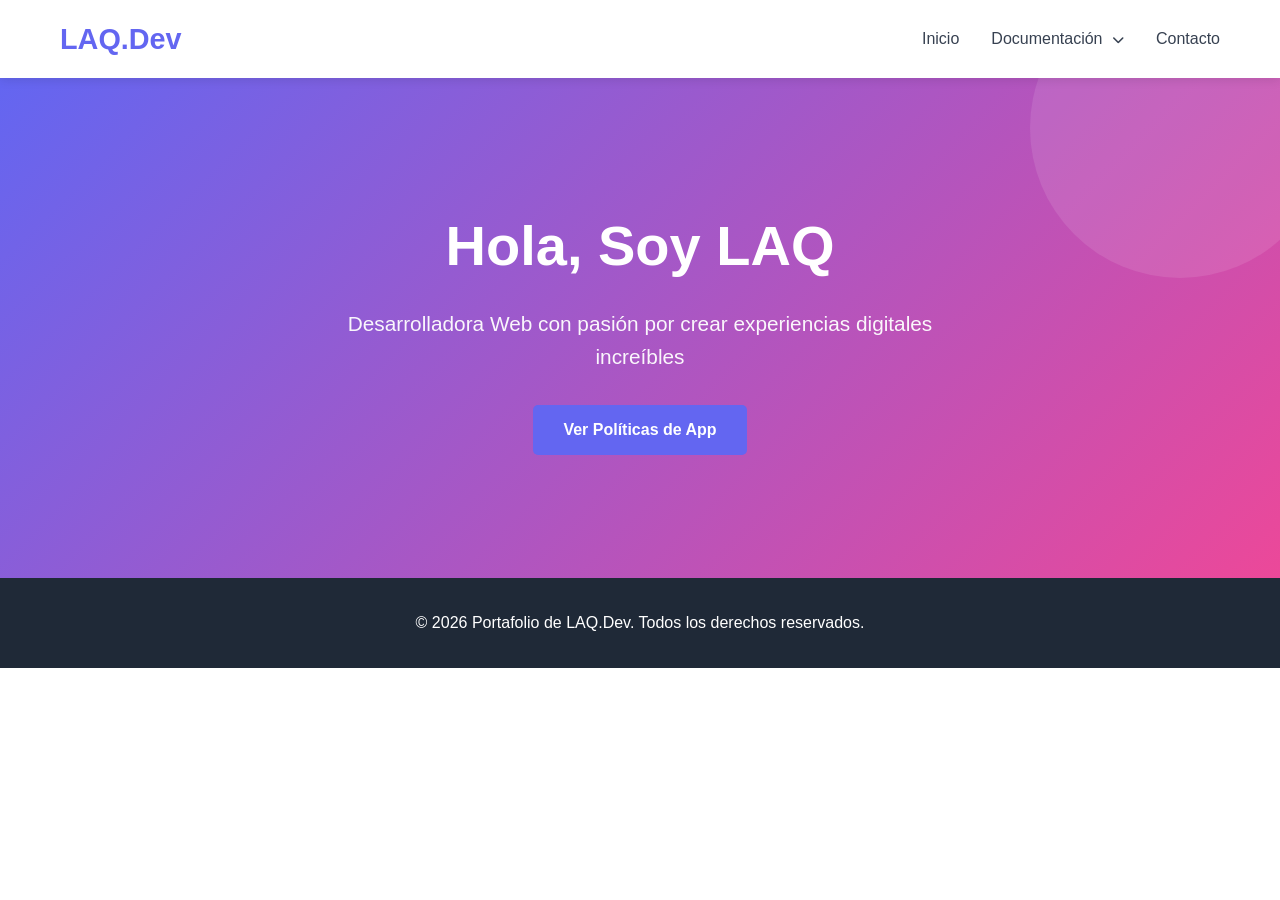
<file: index.html>
<!DOCTYPE html>
<html lang="es">

<head>
    <meta charset="UTF-8">
    <meta name="viewport" content="width=device-width, initial-scale=1.0">
    <title>LAQ.Dev</title>
    <link rel="stylesheet" href="css/styles.css">
    <link rel="stylesheet" href="https://cdnjs.cloudflare.com/ajax/libs/font-awesome/6.4.0/css/all.min.css">
</head>

<body>
    <!-- NAVEGACIÓN -->
    <nav class="navbar">
        <div class="nav-container">
            <div class="logo">
                <h1>LAQ.Dev</h1>
            </div>
            <ul class="nav-menu">
                <li><a href="#inicio" class="nav-link">Inicio</a></li>
                <li class="nav-dropdown">
                    <a href="#" class="nav-link dropdown-toggle">Documentación <i
                            class="fas fa-chevron-down nav-arrow"></i></a>
                    <ul class="dropdown-menu">
                        <li><a href="codigo-de-app.html"><i class="fas fa-code"></i> Código de App</a></li>
                        <li class="nested-dropdown">
                            <a href="politicas-de-app.html"><i class="fas fa-shield-alt"></i> Políticas de App <i
                                    class="fas fa-chevron-right nested-arrow"></i></a>
                            <ul class="nested-menu">
                                <li><a href="politica-tvstreaming.html" target="_blank" rel="noopener noreferrer"><i class="fas fa-tv"></i>
                                        TVStreaming</a></li>
                            </ul>
                        </li>
                    </ul>
                </li>
                <li><a href="contacto.html" class="nav-link">Contacto</a></li>
            </ul>
            <div class="hamburger">
                <span></span>
                <span></span>
                <span></span>
            </div>
        </div>
    </nav>

    <!-- SECCIÓN INICIO (HERO) -->
    <section id="inicio" class="hero">
        <div class="hero-content">
            <h2>Hola, Soy LAQ</h2>
            <p>Desarrolladora Web con pasión por crear experiencias digitales increíbles</p>
            <a href="politicas-de-app.html" class="btn btn-primary">Ver Políticas de App</a>
        </div>
        <div class="hero-shape"></div>
    </section>

    <!-- FOOTER -->
    <footer class="footer">
        <div class="container">
            <p>&copy; 2026 Portafolio de LAQ.Dev. Todos los derechos reservados.</p>
        </div>
    </footer>

    <!-- SCRIPTS -->
    <script src="js/utils.js"></script>
    <script src="js/app.js"></script>
    <script src="js/main.js"></script>
</body>

</html>
</file>
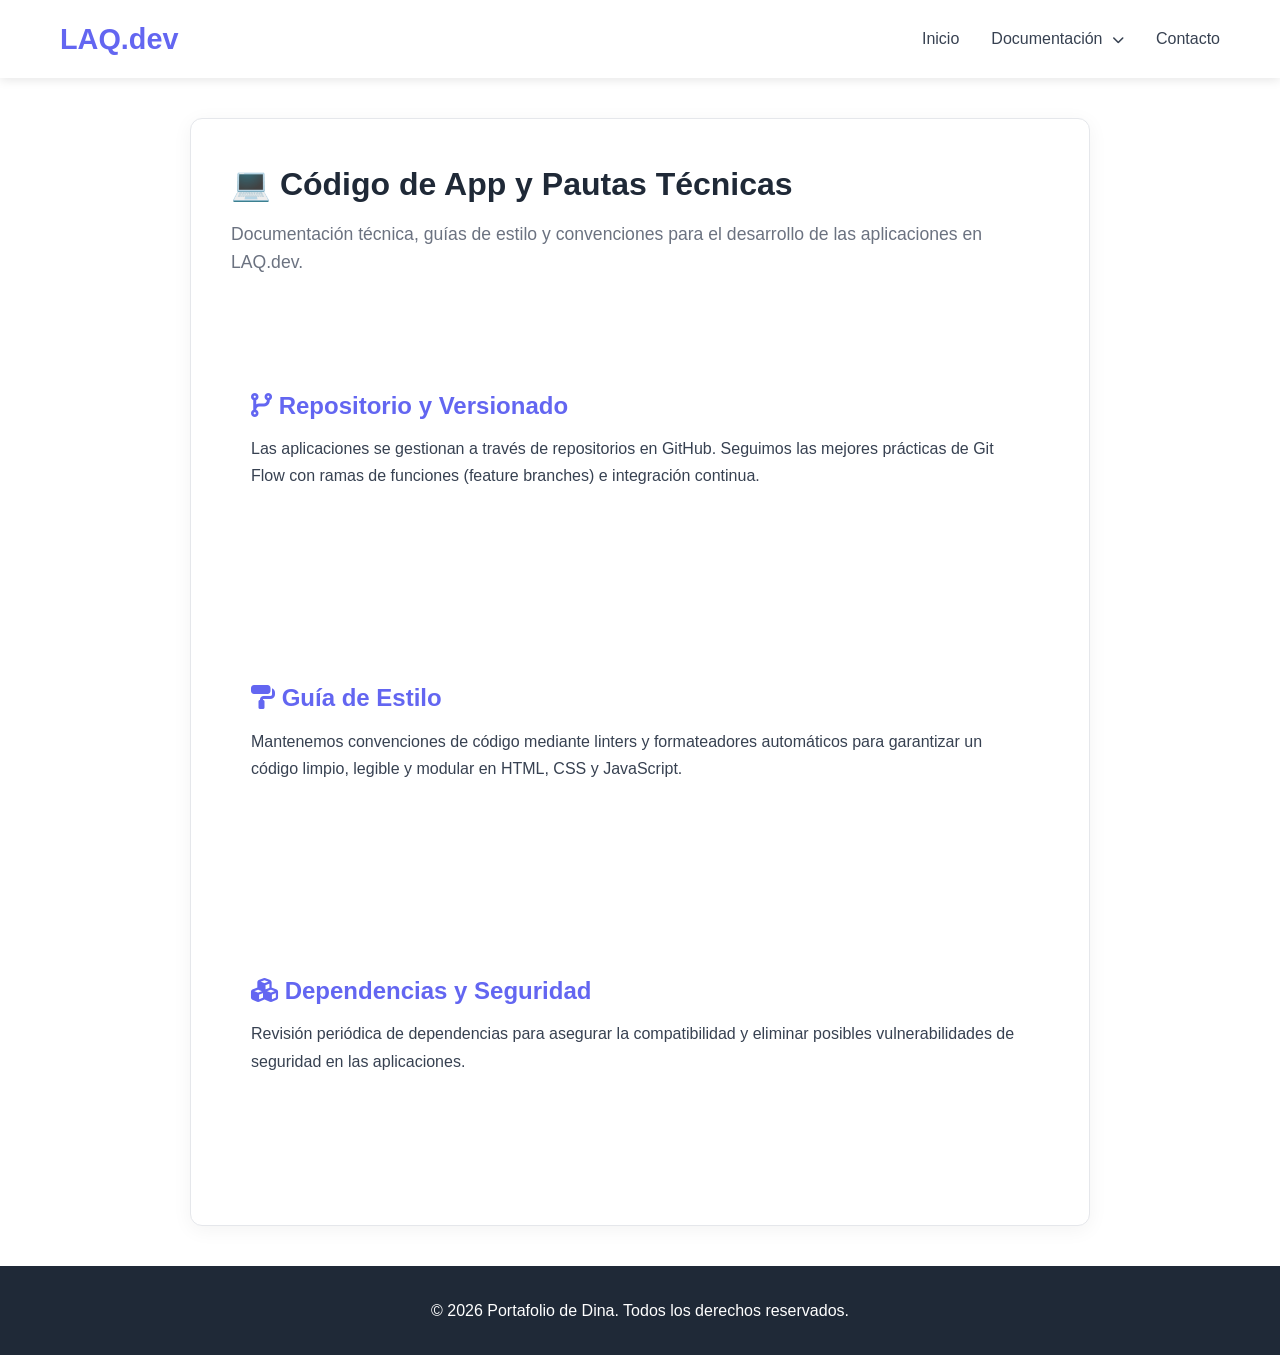
<file: codigo-de-app.html>
<!DOCTYPE html>
<html lang="es">
<head>
    <meta charset="UTF-8">
    <meta name="viewport" content="width=device-width, initial-scale=1.0">
    <title>Código de App - LAQ.dev</title>
    <link rel="stylesheet" href="css/styles.css">
    <link rel="stylesheet" href="https://cdnjs.cloudflare.com/ajax/libs/font-awesome/6.4.0/css/all.min.css">
    <style>
        .doc-container {
            max-width: 900px;
            margin: 40px auto;
            background: #ffffff;
            padding: 40px;
            border-radius: 12px;
            box-shadow: 0 4px 20px rgba(0, 0, 0, 0.05);
            border: 1px solid var(--border-color);
        }
        .doc-section {
            margin-bottom: 30px;
        }
        .doc-section h2 {
            color: var(--primary-color);
            margin-bottom: 10px;
        }
        .doc-section p {
            line-height: 1.7;
            color: var(--text-color);
        }
    </style>
</head>
<body>
    <!-- NAVEGACIÓN -->
    <nav class="navbar">
        <div class="nav-container">
            <div class="logo">
                <a href="index.html" style="text-decoration:none;"><h1>LAQ.dev</h1></a>
            </div>
            <ul class="nav-menu">
                <li><a href="index.html#inicio" class="nav-link">Inicio</a></li>
                <li class="nav-dropdown">
                    <a href="#" class="nav-link dropdown-toggle">Documentación <i class="fas fa-chevron-down nav-arrow"></i></a>
                    <ul class="dropdown-menu">
                        <li><a href="codigo-de-app.html"><i class="fas fa-code"></i> Código de App</a></li>
                        <li class="nested-dropdown">
                            <a href="politicas-de-app.html"><i class="fas fa-shield-alt"></i> Políticas de App <i class="fas fa-chevron-right nested-arrow"></i></a>
                            <ul class="nested-menu">
                                <li><a href="politica-tvstreaming.html" target="_blank" rel="noopener noreferrer"><i class="fas fa-tv"></i> TVStreaming</a></li>
                            </ul>
                        </li>
                    </ul>
                </li>
                <li><a href="contacto.html" class="nav-link">Contacto</a></li>
            </ul>
            <div class="hamburger">
                <span></span>
                <span></span>
                <span></span>
            </div>
        </div>
    </nav>

    <div class="container">
        <main class="doc-container">
            <h1 style="color: var(--dark-color); margin-bottom: 10px;">💻 Código de App y Pautas Técnicas</h1>
            <p style="font-size: 1.1rem; color: #6b7280; margin-bottom: 30px;">
                Documentación técnica, guías de estilo y convenciones para el desarrollo de las aplicaciones en LAQ.dev.
            </p>

            <section class="doc-section">
                <h2><i class="fas fa-code-branch"></i> Repositorio y Versionado</h2>
                <p>Las aplicaciones se gestionan a través de repositorios en GitHub. Seguimos las mejores prácticas de Git Flow con ramas de funciones (feature branches) e integración continua.</p>
            </section>

            <section class="doc-section">
                <h2><i class="fas fa-paint-roller"></i> Guía de Estilo</h2>
                <p>Mantenemos convenciones de código mediante linters y formateadores automáticos para garantizar un código limpio, legible y modular en HTML, CSS y JavaScript.</p>
            </section>

            <section class="doc-section">
                <h2><i class="fas fa-cubes"></i> Dependencias y Seguridad</h2>
                <p>Revisión periódica de dependencias para asegurar la compatibilidad y eliminar posibles vulnerabilidades de seguridad en las aplicaciones.</p>
            </section>
        </main>
    </div>

    <!-- FOOTER -->
    <footer class="footer">
        <div class="container">
            <p>&copy; 2026 Portafolio de Dina. Todos los derechos reservados.</p>
        </div>
    </footer>

    <!-- SCRIPTS -->
    <script src="js/utils.js"></script>
    <script src="js/app.js"></script>
    <script src="js/main.js"></script>
</body>
</html>
</file>
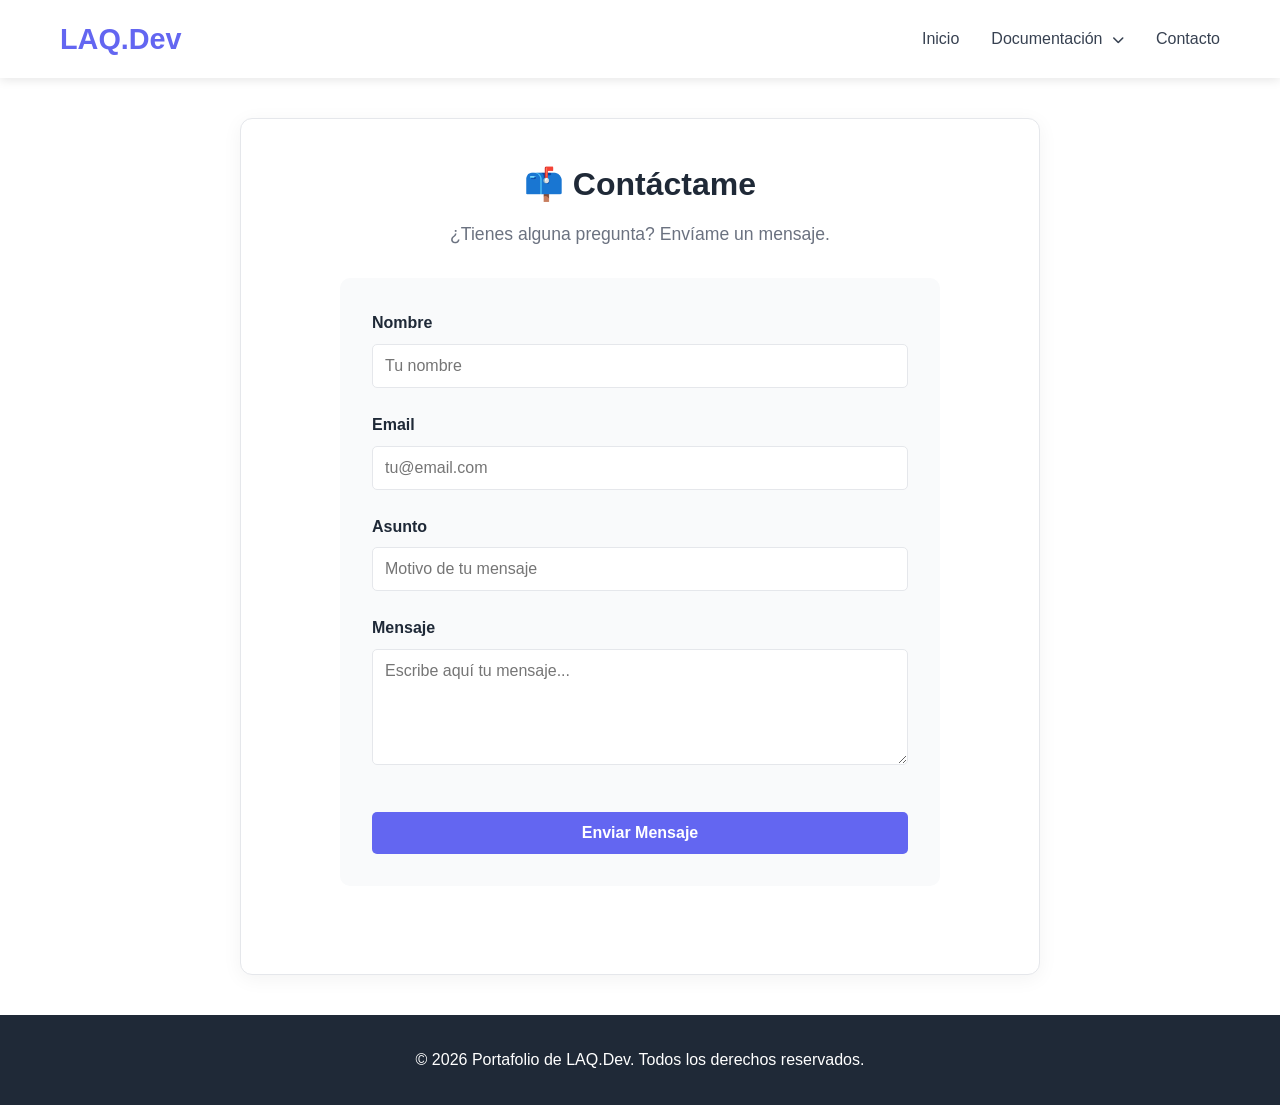
<file: contacto.html>
<!DOCTYPE html>
<html lang="es">

<head>
    <meta charset="UTF-8">
    <meta name="viewport" content="width=device-width, initial-scale=1.0">
    <title>Contacto - LAQ.Dev</title>
    <link rel="stylesheet" href="css/styles.css">
    <link rel="stylesheet" href="https://cdnjs.cloudflare.com/ajax/libs/font-awesome/6.4.0/css/all.min.css">
    <style>
        .contact-page-container {
            max-width: 800px;
            margin: 40px auto;
            background: #ffffff;
            padding: 40px;
            border-radius: 12px;
            box-shadow: 0 4px 20px rgba(0, 0, 0, 0.05);
            border: 1px solid var(--border-color);
        }
    </style>
</head>

<body>
    <!-- NAVEGACIÓN -->
    <nav class="navbar">
        <div class="nav-container">
            <div class="logo">
                <a href="index.html" style="text-decoration:none;">
                    <h1>LAQ.Dev</h1>
                </a>
            </div>
            <ul class="nav-menu">
                <li><a href="index.html#inicio" class="nav-link">Inicio</a></li>
                <li class="nav-dropdown">
                    <a href="#" class="nav-link dropdown-toggle">Documentación <i
                            class="fas fa-chevron-down nav-arrow"></i></a>
                    <ul class="dropdown-menu">
                        <li><a href="codigo-de-app.html"><i class="fas fa-code"></i> Código de App</a></li>
                        <li class="nested-dropdown">
                            <a href="politicas-de-app.html"><i class="fas fa-shield-alt"></i> Políticas de App <i
                                    class="fas fa-chevron-right nested-arrow"></i></a>
                            <ul class="nested-menu">
                                <li><a href="politica-tvstreaming.html" target="_blank" rel="noopener noreferrer"><i
                                            class="fas fa-tv"></i>
                                        TVStreaming</a></li>
                            </ul>
                        </li>
                    </ul>
                </li>
                <li><a href="contacto.html" class="nav-link">Contacto</a></li>
            </ul>
            <div class="hamburger">
                <span></span>
                <span></span>
                <span></span>
            </div>
        </div>
    </nav>

    <div class="container">
        <main class="contact-page-container">
            <h1 style="color: var(--dark-color); margin-bottom: 10px; text-align:center;">📫 Contáctame</h1>
            <p class="contact-subtitle" style="text-align:center; color: #6b7280; margin-bottom: 30px;">
                ¿Tienes alguna pregunta? Envíame un mensaje.
            </p>

            <form class="contact-form" id="contactForm">
                <div class="form-group">
                    <label for="nombre">Nombre</label>
                    <input type="text" id="nombre" name="nombre" required placeholder="Tu nombre">
                </div>

                <div class="form-group">
                    <label for="email">Email</label>
                    <input type="email" id="email" name="email" required placeholder="tu@email.com">
                </div>

                <div class="form-group">
                    <label for="asunto">Asunto</label>
                    <input type="text" id="asunto" name="asunto" required placeholder="Motivo de tu mensaje">
                </div>

                <div class="form-group">
                    <label for="mensaje">Mensaje</label>
                    <textarea id="mensaje" name="mensaje" rows="5" required
                        placeholder="Escribe aquí tu mensaje..."></textarea>
                </div>

                <button type="submit" class="btn btn-primary" style="width: 100%;">Enviar Mensaje</button>
            </form>
        </main>
    </div>

    <!-- FOOTER -->
    <footer class="footer">
        <div class="container">
            <p>&copy; 2026 Portafolio de LAQ.Dev. Todos los derechos reservados.</p>
        </div>
    </footer>

    <!-- SCRIPTS -->
    <script src="js/utils.js"></script>
    <script src="js/app.js"></script>
    <script src="js/main.js"></script>
</body>

</html>
</file>
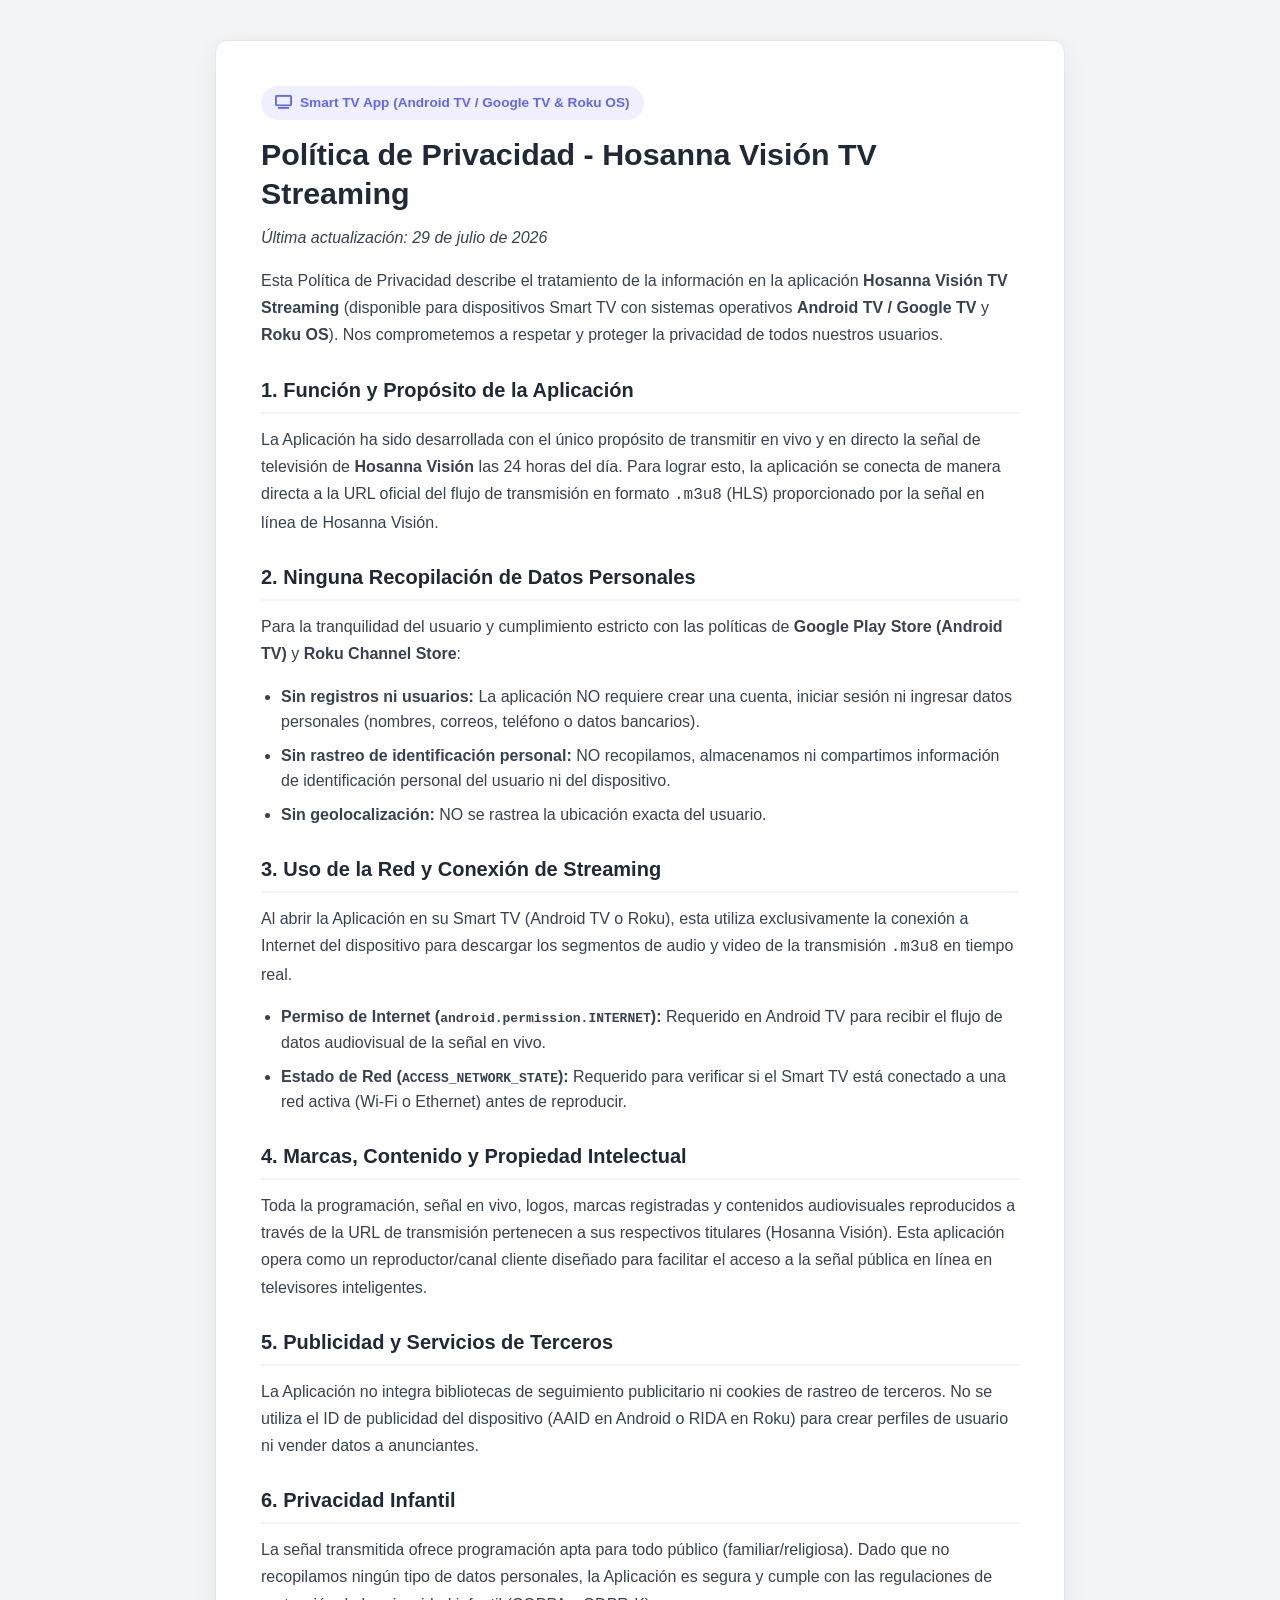
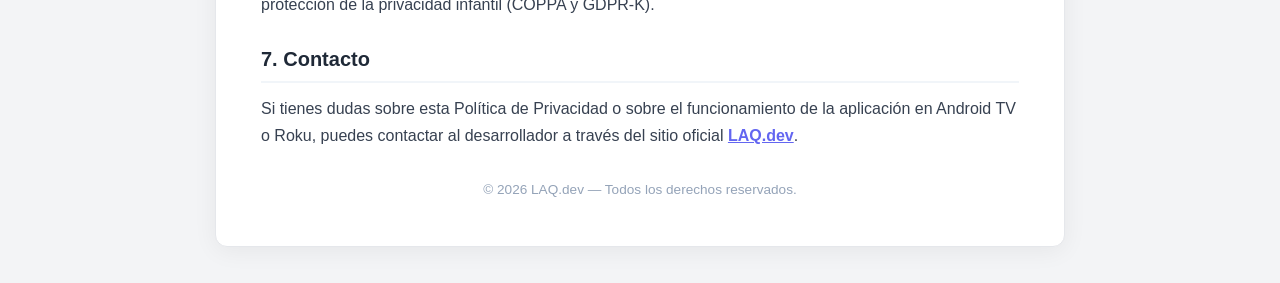
<file: politica-tvstreaming.html>
<!DOCTYPE html>
<html lang="es">

<head>
    <meta charset="UTF-8">
    <meta name="viewport" content="width=device-width, initial-scale=1.0">
    <title>Política de Privacidad - Hosanna Visión TV Streaming</title>
    <link rel="stylesheet" href="css/styles.css">
    <link rel="stylesheet" href="https://cdnjs.cloudflare.com/ajax/libs/font-awesome/6.4.0/css/all.min.css">
    <style>
        body {
            background-color: var(--light-color, #f8fafc);
            padding: 20px 10px;
        }

        .standalone-policy-container {
            max-width: 850px;
            margin: 20px auto;
            background: #ffffff;
            padding: 45px;
            border-radius: 12px;
            box-shadow: 0 4px 25px rgba(0, 0, 0, 0.06);
            border: 1px solid var(--border-color, #e2e8f0);
        }

        .policy-badge {
            display: inline-flex;
            align-items: center;
            gap: 8px;
            background: rgba(99, 102, 241, 0.1);
            color: var(--primary-color, #4f46e5);
            padding: 6px 14px;
            border-radius: 20px;
            font-size: 0.85rem;
            font-weight: 600;
            margin-bottom: 15px;
        }

        .policy-title {
            font-size: 1.9rem;
            color: var(--dark-color, #1e293b);
            margin-bottom: 10px;
            line-height: 1.3;
        }

        .policy-text {
            color: var(--text-color, #475569);
            line-height: 1.7;
            margin-bottom: 16px;
            font-size: 1rem;
        }

        .policy-section-title {
            font-size: 1.25rem;
            color: var(--dark-color, #1e293b);
            margin-top: 25px;
            margin-bottom: 12px;
            border-bottom: 2px solid #f1f5f9;
            padding-bottom: 6px;
        }

        .policy-list {
            margin-left: 20px;
            margin-bottom: 20px;
            color: var(--text-color, #475569);
        }

        .policy-list li {
            margin-bottom: 8px;
            line-height: 1.6;
        }

        .policy-footer {
            text-align: center;
            margin-top: 30px;
            font-size: 0.85rem;
            color: #94a3b8;
        }

        @media (max-width: 640px) {
            .standalone-policy-container {
                padding: 25px 20px;
            }
            .policy-title {
                font-size: 1.5rem;
            }
        }
    </style>
</head>

<body>

    <main class="standalone-policy-container">
        <div class="policy-badge">
            <i class="fas fa-tv"></i> Smart TV App (Android TV / Google TV & Roku OS)
        </div>
        <h1 class="policy-title">Política de Privacidad - Hosanna Visión TV Streaming</h1>
        <p class="policy-text"><em>Última actualización: 29 de julio de 2026</em></p>

        <p class="policy-text">
            Esta Política de Privacidad describe el tratamiento de la información en la aplicación
            <strong>Hosanna Visión TV Streaming</strong> (disponible para dispositivos Smart TV con sistemas
            operativos <strong>Android TV / Google TV</strong> y <strong>Roku OS</strong>). Nos comprometemos a
            respetar y proteger la privacidad de todos nuestros usuarios.
        </p>

        <h2 class="policy-section-title">1. Función y Propósito de la Aplicación</h2>
        <p class="policy-text">
            La Aplicación ha sido desarrollada con el único propósito de transmitir en vivo y en directo la
            señal de televisión de <strong>Hosanna Visión</strong> las 24 horas del día. Para lograr esto, la
            aplicación se conecta de manera directa a la URL oficial del flujo de transmisión en formato
            <code>.m3u8</code> (HLS) proporcionado por la señal en línea de Hosanna Visión.
        </p>

        <h2 class="policy-section-title">2. Ninguna Recopilación de Datos Personales</h2>
        <p class="policy-text">
            Para la tranquilidad del usuario y cumplimiento estricto con las políticas de <strong>Google Play
                Store (Android TV)</strong> y <strong>Roku Channel Store</strong>:
        </p>
        <ul class="policy-list">
            <li><strong>Sin registros ni usuarios:</strong> La aplicación NO requiere crear una cuenta, iniciar
                sesión ni ingresar datos personales (nombres, correos, teléfono o datos bancarios).</li>
            <li><strong>Sin rastreo de identificación personal:</strong> NO recopilamos, almacenamos ni
                compartimos información de identificación personal del usuario ni del dispositivo.</li>
            <li><strong>Sin geolocalización:</strong> NO se rastrea la ubicación exacta del usuario.</li>
        </ul>

        <h2 class="policy-section-title">3. Uso de la Red y Conexión de Streaming</h2>
        <p class="policy-text">
            Al abrir la Aplicación en su Smart TV (Android TV o Roku), esta utiliza exclusivamente la conexión a
            Internet del dispositivo para descargar los segmentos de audio y video de la transmisión
            <code>.m3u8</code> en tiempo real.
        </p>
        <ul class="policy-list">
            <li><strong>Permiso de Internet (<code>android.permission.INTERNET</code>):</strong> Requerido en
                Android TV para recibir el flujo de datos audiovisual de la señal en vivo.</li>
            <li><strong>Estado de Red (<code>ACCESS_NETWORK_STATE</code>):</strong> Requerido para verificar si
                el Smart TV está conectado a una red activa (Wi-Fi o Ethernet) antes de reproducir.</li>
        </ul>

        <h2 class="policy-section-title">4. Marcas, Contenido y Propiedad Intelectual</h2>
        <p class="policy-text">
            Toda la programación, señal en vivo, logos, marcas registradas y contenidos audiovisuales
            reproducidos a través de la URL de transmisión pertenecen a sus respectivos titulares (Hosanna
            Visión). Esta aplicación opera como un reproductor/canal cliente diseñado para facilitar el acceso a
            la señal pública en línea en televisores inteligentes.
        </p>

        <h2 class="policy-section-title">5. Publicidad y Servicios de Terceros</h2>
        <p class="policy-text">
            La Aplicación no integra bibliotecas de seguimiento publicitario ni cookies de rastreo de terceros.
            No se utiliza el ID de publicidad del dispositivo (AAID en Android o RIDA en Roku) para crear
            perfiles de usuario ni vender datos a anunciantes.
        </p>

        <h2 class="policy-section-title">6. Privacidad Infantil</h2>
        <p class="policy-text">
            La señal transmitida ofrece programación apta para todo público (familiar/religiosa). Dado que no
            recopilamos ningún tipo de datos personales, la Aplicación es segura y cumple con las regulaciones
            de protección de la privacidad infantil (COPPA y GDPR-K).
        </p>

        <h2 class="policy-section-title">7. Contacto</h2>
        <p class="policy-text">
            Si tienes dudas sobre esta Política de Privacidad o sobre el funcionamiento de la aplicación en
            Android TV o Roku, puedes contactar al desarrollador a través del sitio oficial <a
                href="https://laqdev.github.io/" target="_blank" rel="noopener noreferrer" style="color:var(--primary-color, #4f46e5); font-weight: 600;">LAQ.dev</a>.
        </p>

        <div class="policy-footer">
            <p>&copy; 2026 LAQ.dev — Todos los derechos reservados.</p>
        </div>
    </main>

</body>

</html>
</file>
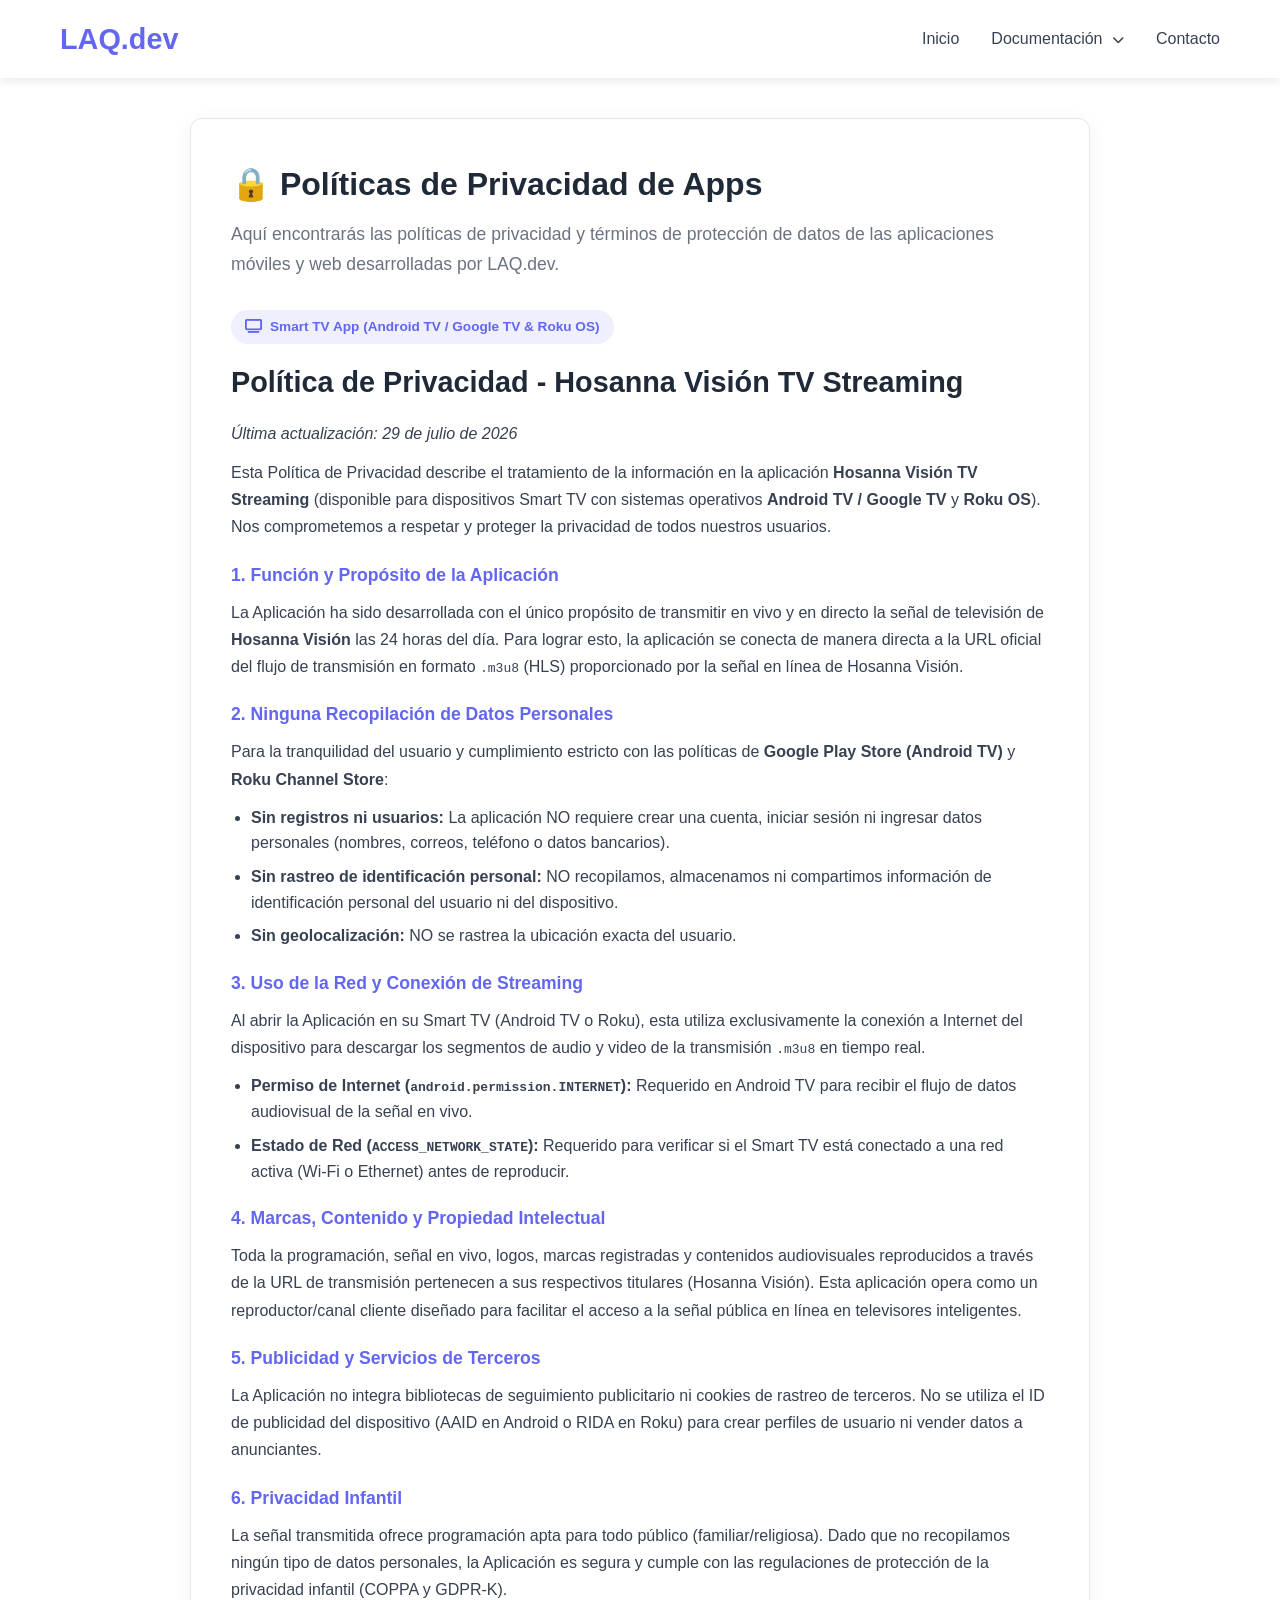
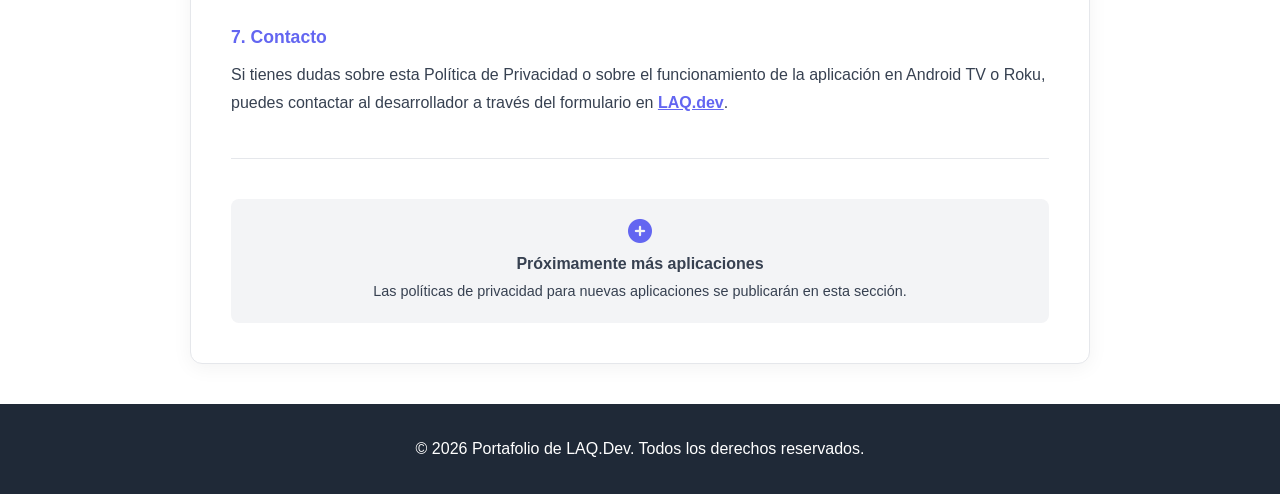
<file: politicas-de-app.html>
<!DOCTYPE html>
<html lang="es">

<head>
    <meta charset="UTF-8">
    <meta name="viewport" content="width=device-width, initial-scale=1.0">
    <title>Políticas de Privacidad de Apps - LAQ.dev</title>
    <link rel="stylesheet" href="css/styles.css">
    <link rel="stylesheet" href="https://cdnjs.cloudflare.com/ajax/libs/font-awesome/6.4.0/css/all.min.css">
    <style>
        .policy-container {
            max-width: 900px;
            margin: 40px auto;
            background: #ffffff;
            padding: 40px;
            border-radius: 12px;
            box-shadow: 0 4px 20px rgba(0, 0, 0, 0.05);
            border: 1px solid var(--border-color);
        }

        .policy-card {
            margin-bottom: 40px;
            padding-bottom: 30px;
            border-bottom: 1px solid var(--border-color);
        }

        .policy-card:last-child {
            border-bottom: none;
            margin-bottom: 0;
            padding-bottom: 0;
        }

        .policy-badge {
            display: inline-flex;
            align-items: center;
            gap: 8px;
            background: rgba(99, 102, 241, 0.1);
            color: var(--primary-color);
            padding: 6px 14px;
            border-radius: 20px;
            font-size: 0.85rem;
            font-weight: 600;
            margin-bottom: 15px;
        }

        .policy-title {
            color: var(--dark-color);
            font-size: 1.8rem;
            margin-bottom: 15px;
        }

        .policy-section-title {
            font-size: 1.1rem;
            color: var(--primary-color);
            margin: 20px 0 10px 0;
        }

        .policy-text {
            color: var(--text-color);
            line-height: 1.7;
            margin-bottom: 12px;
        }

        .policy-list {
            margin-left: 20px;
            margin-bottom: 15px;
        }

        .policy-list li {
            margin-bottom: 8px;
            line-height: 1.6;
        }
    </style>
</head>

<body>
    <!-- NAVEGACIÓN -->
    <nav class="navbar">
        <div class="nav-container">
            <div class="logo">
                <a href="index.html" style="text-decoration:none;">
                    <h1>LAQ.dev</h1>
                </a>
            </div>
            <ul class="nav-menu">
                <li><a href="index.html#inicio" class="nav-link">Inicio</a></li>
                <li class="nav-dropdown">
                    <a href="#" class="nav-link dropdown-toggle">Documentación <i
                            class="fas fa-chevron-down nav-arrow"></i></a>
                    <ul class="dropdown-menu">
                        <li><a href="codigo-de-app.html"><i class="fas fa-code"></i> Código de App</a></li>
                        <li class="nested-dropdown">
                            <a href="politicas-de-app.html"><i class="fas fa-shield-alt"></i> Políticas de App <i
                                    class="fas fa-chevron-right nested-arrow"></i></a>
                            <ul class="nested-menu">
                                <li><a href="politica-tvstreaming.html" target="_blank" rel="noopener noreferrer"><i class="fas fa-tv"></i> TVStreaming</a></li>
                            </ul>
                        </li>
                    </ul>
                </li>
                <li><a href="contacto.html" class="nav-link">Contacto</a></li>
            </ul>
            <div class="hamburger">
                <span></span>
                <span></span>
                <span></span>
            </div>
        </div>
    </nav>

    <div class="container">
        <main class="policy-container">
            <h1 style="color: var(--dark-color); margin-bottom: 10px;">🔒 Políticas de Privacidad de Apps</h1>
            <p class="policy-text" style="font-size: 1.1rem; color: #6b7280; margin-bottom: 30px;">
                Aquí encontrarás las políticas de privacidad y términos de protección de datos de las aplicaciones
                móviles y web desarrolladas por LAQ.dev.
            </p>

            <!-- POLÍTICA DE PRIVACIDAD: HOSANNA VISIÓN TV STREAMING -->
            <article class="policy-card" id="tvstreaming">
                <div class="policy-badge">
                    <i class="fas fa-tv"></i> Smart TV App (Android TV / Google TV & Roku OS)
                </div>
                <h2 class="policy-title">Política de Privacidad - Hosanna Visión TV Streaming</h2>
                <p class="policy-text"><em>Última actualización: 29 de julio de 2026</em></p>

                <p class="policy-text">
                    Esta Política de Privacidad describe el tratamiento de la información en la aplicación
                    <strong>Hosanna Visión TV Streaming</strong> (disponible para dispositivos Smart TV con sistemas
                    operativos <strong>Android TV / Google TV</strong> y <strong>Roku OS</strong>). Nos comprometemos a
                    respetar y proteger la privacidad de todos nuestros usuarios.
                </p>

                <h3 class="policy-section-title">1. Función y Propósito de la Aplicación</h3>
                <p class="policy-text">
                    La Aplicación ha sido desarrollada con el único propósito de transmitir en vivo y en directo la
                    señal de televisión de <strong>Hosanna Visión</strong> las 24 horas del día. Para lograr esto, la
                    aplicación se conecta de manera directa a la URL oficial del flujo de transmisión en formato
                    <code>.m3u8</code> (HLS) proporcionado por la señal en línea de Hosanna Visión.
                </p>

                <h3 class="policy-section-title">2. Ninguna Recopilación de Datos Personales</h3>
                <p class="policy-text">
                    Para la tranquilidad del usuario y cumplimiento estricto con las políticas de <strong>Google Play
                        Store (Android TV)</strong> y <strong>Roku Channel Store</strong>:
                </p>
                <ul class="policy-list">
                    <li><strong>Sin registros ni usuarios:</strong> La aplicación NO requiere crear una cuenta, iniciar
                        sesión ni ingresar datos personales (nombres, correos, teléfono o datos bancarios).</li>
                    <li><strong>Sin rastreo de identificación personal:</strong> NO recopilamos, almacenamos ni
                        compartimos información de identificación personal del usuario ni del dispositivo.</li>
                    <li><strong>Sin geolocalización:</strong> NO se rastrea la ubicación exacta del usuario.</li>
                </ul>

                <h3 class="policy-section-title">3. Uso de la Red y Conexión de Streaming</h3>
                <p class="policy-text">
                    Al abrir la Aplicación en su Smart TV (Android TV o Roku), esta utiliza exclusivamente la conexión a
                    Internet del dispositivo para descargar los segmentos de audio y video de la transmisión
                    <code>.m3u8</code> en tiempo real.
                </p>
                <ul class="policy-list">
                    <li><strong>Permiso de Internet (<code>android.permission.INTERNET</code>):</strong> Requerido en
                        Android TV para recibir el flujo de datos audiovisual de la señal en vivo.</li>
                    <li><strong>Estado de Red (<code>ACCESS_NETWORK_STATE</code>):</strong> Requerido para verificar si
                        el Smart TV está conectado a una red activa (Wi-Fi o Ethernet) antes de reproducir.</li>
                </ul>

                <h3 class="policy-section-title">4. Marcas, Contenido y Propiedad Intelectual</h3>
                <p class="policy-text">
                    Toda la programación, señal en vivo, logos, marcas registradas y contenidos audiovisuales
                    reproducidos a través de la URL de transmisión pertenecen a sus respectivos titulares (Hosanna
                    Visión). Esta aplicación opera como un reproductor/canal cliente diseñado para facilitar el acceso a
                    la señal pública en línea en televisores inteligentes.
                </p>

                <h3 class="policy-section-title">5. Publicidad y Servicios de Terceros</h3>
                <p class="policy-text">
                    La Aplicación no integra bibliotecas de seguimiento publicitario ni cookies de rastreo de terceros.
                    No se utiliza el ID de publicidad del dispositivo (AAID en Android o RIDA en Roku) para crear
                    perfiles de usuario ni vender datos a anunciantes.
                </p>

                <h3 class="policy-section-title">6. Privacidad Infantil</h3>
                <p class="policy-text">
                    La señal transmitida ofrece programación apta para todo público (familiar/religiosa). Dado que no
                    recopilamos ningún tipo de datos personales, la Aplicación es segura y cumple con las regulaciones
                    de protección de la privacidad infantil (COPPA y GDPR-K).
                </p>

                <h3 class="policy-section-title">7. Contacto</h3>
                <p class="policy-text">
                    Si tienes dudas sobre esta Política de Privacidad o sobre el funcionamiento de la aplicación en
                    Android TV o Roku, puedes contactar al desarrollador a través del formulario en <a
                        href="index.html#contacto" style="color:var(--primary-color); font-weight: 600;">LAQ.dev</a>.
                </p>
            </article>

            <!-- ESPACIO PARA FUTURAS APPS -->
            <div
                style="background: var(--light-color); padding: 20px; border-radius: 8px; text-align: center; color: var(--text-color);">
                <i class="fas fa-plus-circle"
                    style="font-size: 1.5rem; color: var(--primary-color); margin-bottom: 8px; display: block;"></i>
                <strong>Próximamente más aplicaciones</strong>
                <p style="font-size: 0.9rem; margin-top: 4px;">Las políticas de privacidad para nuevas aplicaciones se
                    publicarán en esta sección.</p>
            </div>
        </main>
    </div>

    <!-- FOOTER -->
    <footer class="footer">
        <div class="container">
            <p>&copy; 2026 Portafolio de LAQ.Dev. Todos los derechos reservados.</p>
        </div>
    </footer>

    <!-- SCRIPTS -->
    <script src="js/utils.js"></script>
    <script src="js/app.js"></script>
    <script src="js/main.js"></script>
</body>

</html>
</file>
<file: css/styles.css>
/* ================================
   ESTILOS GLOBALES Y VARIABLES
   ================================ */

:root {
    --primary-color: #6366f1;
    --secondary-color: #ec4899;
    --dark-color: #1f2937;
    --light-color: #f3f4f6;
    --text-color: #374151;
    --border-color: #e5e7eb;
    --transition: all 0.3s ease;
}

/* Reset y estilos base */
* {
    margin: 0;
    padding: 0;
    box-sizing: border-box;
}

html {
    scroll-behavior: smooth;
}

body {
    font-family: 'Segoe UI', Tahoma, Geneva, Verdana, sans-serif;
    color: var(--text-color);
    line-height: 1.6;
    background-color: #ffffff;
}

/* Contenedor principal */
.container {
    max-width: 1200px;
    margin: 0 auto;
    padding: 0 20px;
}

/* ================================
   NAVEGACIÓN
   ================================ */

.navbar {
    background: white;
    box-shadow: 0 2px 10px rgba(0, 0, 0, 0.1);
    position: sticky;
    top: 0;
    z-index: 1000;
}

.nav-container {
    display: flex;
    justify-content: space-between;
    align-items: center;
    padding: 1rem 0;
    max-width: 1200px;
    margin: 0 auto;
    padding-left: 20px;
    padding-right: 20px;
}

.logo h1 {
    color: var(--primary-color);
    font-size: 1.8rem;
    font-weight: 700;
}

.nav-menu {
    display: flex;
    list-style: none;
    gap: 2rem;
}

.nav-link {
    color: var(--text-color);
    text-decoration: none;
    font-weight: 500;
    transition: var(--transition);
    position: relative;
}

.nav-link:hover {
    color: var(--primary-color);
}

.nav-link::after {
    content: '';
    position: absolute;
    bottom: -5px;
    left: 0;
    width: 0;
    height: 2px;
    background: var(--primary-color);
    transition: width 0.3s ease;
}

.nav-link:hover::after {
    width: 100%;
}

/* --- Menú Desplegable (Dropdown) --- */
.nav-dropdown {
    position: relative;
}

.nav-arrow, .nested-arrow {
    font-size: 0.75rem;
    margin-left: 5px;
    transition: transform 0.3s ease;
}

.dropdown-menu, .nested-menu {
    position: absolute;
    top: 100%;
    left: 0;
    background: #ffffff;
    min-width: 220px;
    box-shadow: 0 10px 25px rgba(0, 0, 0, 0.12);
    border-radius: 8px;
    padding: 0.5rem 0;
    list-style: none;
    opacity: 0;
    visibility: hidden;
    transform: translateY(10px);
    transition: all 0.3s cubic-bezier(0.16, 1, 0.3, 1);
    z-index: 1100;
    border: 1px solid rgba(0, 0, 0, 0.05);
}

.nested-dropdown {
    position: relative;
}

.nested-menu {
    top: 0;
    left: 100%;
    margin-left: 2px;
}

.nav-dropdown:hover > .dropdown-menu,
.nested-dropdown:hover > .nested-menu,
.nav-dropdown.active > .dropdown-menu,
.nested-dropdown.active > .nested-menu {
    opacity: 1;
    visibility: visible;
    transform: translateY(0);
}

.nav-dropdown:hover .nav-arrow,
.nested-dropdown:hover .nested-arrow {
    transform: rotate(180deg);
}

.dropdown-menu li a,
.nested-menu li a {
    display: flex;
    align-items: center;
    gap: 10px;
    padding: 0.7rem 1.2rem;
    color: var(--text-color);
    text-decoration: none;
    font-size: 0.95rem;
    font-weight: 500;
    transition: var(--transition);
}

.dropdown-menu li a i,
.nested-menu li a i {
    color: var(--primary-color);
    font-size: 0.9rem;
    width: 16px;
}

.dropdown-menu li a:hover,
.nested-menu li a:hover {
    background: #f4f4fe;
    color: var(--primary-color);
}

.hamburger {
    display: none;
    flex-direction: column;
    cursor: pointer;
}

.hamburger span {
    width: 25px;
    height: 3px;
    background: var(--primary-color);
    margin: 5px 0;
    transition: var(--transition);
}

/* ================================
   SECCIÓN HERO (INICIO)
   ================================ */

.hero {
    background: linear-gradient(135deg, var(--primary-color) 0%, var(--secondary-color) 100%);
    color: white;
    padding: 100px 20px;
    text-align: center;
    position: relative;
    overflow: hidden;
    min-height: 500px;
    display: flex;
    align-items: center;
    justify-content: center;
}

.hero-content {
    z-index: 2;
    max-width: 600px;
    animation: slideInUp 0.8s ease;
}

.hero h2 {
    font-size: 3.5rem;
    margin-bottom: 1rem;
    font-weight: 700;
}

.hero p {
    font-size: 1.3rem;
    margin-bottom: 2rem;
    opacity: 0.95;
}

.hero-shape {
    position: absolute;
    width: 300px;
    height: 300px;
    background: rgba(255, 255, 255, 0.1);
    border-radius: 50%;
    top: -100px;
    right: -50px;
    animation: float 6s ease-in-out infinite;
}

@keyframes slideInUp {
    from {
        opacity: 0;
        transform: translateY(30px);
    }
    to {
        opacity: 1;
        transform: translateY(0);
    }
}

@keyframes float {
    0%, 100% {
        transform: translateY(0px);
    }
    50% {
        transform: translateY(30px);
    }
}

/* ================================
   BOTONES
   ================================ */

.btn {
    padding: 12px 30px;
    border: none;
    border-radius: 5px;
    font-size: 1rem;
    font-weight: 600;
    cursor: pointer;
    text-decoration: none;
    display: inline-block;
    transition: var(--transition);
}

.btn-primary {
    background: var(--primary-color);
    color: white;
}

.btn-primary:hover {
    background: #4f46e5;
    transform: translateY(-2px);
    box-shadow: 0 10px 20px rgba(99, 102, 241, 0.3);
}

/* ================================
   SECCIONES GENERALES
   ================================ */

.section-title {
    font-size: 2.5rem;
    text-align: center;
    margin-bottom: 3rem;
    color: var(--dark-color);
    position: relative;
    padding-bottom: 1rem;
}

.section-title::after {
    content: '';
    position: absolute;
    bottom: 0;
    left: 50%;
    transform: translateX(-50%);
    width: 100px;
    height: 4px;
    background: linear-gradient(90deg, var(--primary-color), var(--secondary-color));
    border-radius: 2px;
}

section {
    padding: 80px 20px;
}

/* ================================
   SECCIÓN SOBRE MÍ
   ================================ */

.about {
    background: #f9fafb;
}

.about-grid {
    display: grid;
    grid-template-columns: 1fr 1fr;
    gap: 4rem;
    align-items: center;
}

.about-text p {
    margin-bottom: 1.5rem;
    font-size: 1.1rem;
    line-height: 1.8;
    color: var(--text-color);
}

.about-image {
    display: flex;
    justify-content: center;
}

.placeholder-image {
    width: 300px;
    height: 300px;
    background: linear-gradient(135deg, var(--primary-color), var(--secondary-color));
    border-radius: 10px;
    display: flex;
    align-items: center;
    justify-content: center;
    font-size: 5rem;
    color: white;
    box-shadow: 0 10px 40px rgba(99, 102, 241, 0.2);
}

/* ================================
   SECCIÓN PROYECTOS
   ================================ */

.projects {
    background: white;
}

.projects-grid {
    display: grid;
    grid-template-columns: repeat(auto-fit, minmax(300px, 1fr));
    gap: 2rem;
}

.project-card {
    background: white;
    border: 1px solid var(--border-color);
    border-radius: 10px;
    padding: 2rem;
    transition: var(--transition);
    cursor: pointer;
}

.project-card:hover {
    transform: translateY(-10px);
    box-shadow: 0 20px 40px rgba(0, 0, 0, 0.1);
    border-color: var(--primary-color);
}

.project-image {
    width: 100%;
    height: 200px;
    background: linear-gradient(135deg, var(--primary-color), var(--secondary-color));
    border-radius: 8px;
    display: flex;
    align-items: center;
    justify-content: center;
    font-size: 3rem;
    color: white;
    margin-bottom: 1.5rem;
}

.project-card h3 {
    color: var(--dark-color);
    margin-bottom: 1rem;
    font-size: 1.3rem;
}

.project-card p {
    color: var(--text-color);
    margin-bottom: 1.5rem;
    line-height: 1.6;
}

.project-tags {
    display: flex;
    gap: 0.5rem;
    margin-bottom: 1.5rem;
    flex-wrap: wrap;
}

.tag {
    background: #e5e7eb;
    color: var(--dark-color);
    padding: 5px 12px;
    border-radius: 20px;
    font-size: 0.85rem;
    font-weight: 500;
}

.project-link {
    color: var(--primary-color);
    text-decoration: none;
    font-weight: 600;
    transition: var(--transition);
    display: inline-block;
}

.project-link:hover {
    transform: translateX(5px);
}

/* ================================
   SECCIÓN HABILIDADES
   ================================ */

.skills {
    background: linear-gradient(135deg, rgba(99, 102, 241, 0.05), rgba(236, 72, 153, 0.05));
}

.skills-grid {
    display: grid;
    grid-template-columns: repeat(auto-fit, minmax(250px, 1fr));
    gap: 3rem;
}

.skill-item {
    background: white;
    padding: 2rem;
    border-radius: 10px;
    text-align: center;
    box-shadow: 0 5px 15px rgba(0, 0, 0, 0.08);
    transition: var(--transition);
}

.skill-item:hover {
    transform: translateY(-5px);
    box-shadow: 0 15px 30px rgba(99, 102, 241, 0.15);
}

.skill-item i {
    font-size: 3rem;
    color: var(--primary-color);
    margin-bottom: 1rem;
}

.skill-item h4 {
    color: var(--dark-color);
    margin-bottom: 1.5rem;
    font-size: 1.2rem;
}

.skill-bar {
    width: 100%;
    height: 8px;
    background: #e5e7eb;
    border-radius: 10px;
    overflow: hidden;
    margin-bottom: 0.5rem;
}

.skill-progress {
    height: 100%;
    background: linear-gradient(90deg, var(--primary-color), var(--secondary-color));
    border-radius: 10px;
    transition: width 1s ease;
}

.skill-item p {
    color: var(--text-color);
    font-weight: 600;
    margin-top: 0.5rem;
}

/* ================================
   SECCIÓN CONTACTO
   ================================ */

.contact {
    background: white;
}

.contact-subtitle {
    text-align: center;
    font-size: 1.1rem;
    color: var(--text-color);
    margin-bottom: 3rem;
}

.contact-form {
    max-width: 600px;
    margin: 0 auto 3rem;
    background: #f9fafb;
    padding: 2rem;
    border-radius: 10px;
}

.form-group {
    margin-bottom: 1.5rem;
}

.form-group label {
    display: block;
    margin-bottom: 0.5rem;
    color: var(--dark-color);
    font-weight: 600;
}

.form-group input,
.form-group textarea {
    width: 100%;
    padding: 12px;
    border: 1px solid var(--border-color);
    border-radius: 5px;
    font-size: 1rem;
    font-family: inherit;
    transition: var(--transition);
}

.form-group input:focus,
.form-group textarea:focus {
    outline: none;
    border-color: var(--primary-color);
    box-shadow: 0 0 0 3px rgba(99, 102, 241, 0.1);
}

.contact-form button {
    width: 100%;
    margin-top: 1rem;
}

.social-links {
    display: flex;
    justify-content: center;
    gap: 2rem;
}

.social-icon {
    width: 50px;
    height: 50px;
    background: #f3f4f6;
    border-radius: 50%;
    display: flex;
    align-items: center;
    justify-content: center;
    font-size: 1.5rem;
    color: var(--primary-color);
    transition: var(--transition);
    text-decoration: none;
}

.social-icon:hover {
    background: var(--primary-color);
    color: white;
    transform: translateY(-5px);
}

/* ================================
   FOOTER
   ================================ */

.footer {
    background: var(--dark-color);
    color: white;
    text-align: center;
    padding: 2rem;
}

/* ================================
   MEDIA QUERIES (RESPONSIVE)
   ================================ */

@media (max-width: 768px) {
    .hamburger {
        display: flex;
    }

    .nav-menu {
        position: absolute;
        top: 70px;
        left: -100%;
        flex-direction: column;
        background: white;
        width: 100%;
        text-align: center;
        transition: 0.3s;
        gap: 0;
        padding: 2rem 0;
    }

    .nav-menu.active {
        left: 0;
    }

    .dropdown-menu, .nested-menu {
        position: static;
        opacity: 1;
        visibility: visible;
        transform: none;
        box-shadow: none;
        border: none;
        background: #f9fafb;
        width: 100%;
        padding: 0.5rem 0;
        display: none;
    }

    .nav-dropdown.active > .dropdown-menu,
    .nested-dropdown.active > .nested-menu {
        display: block;
    }

    .dropdown-menu li a {
        padding-left: 2.5rem;
    }

    .nested-menu li a {
        padding-left: 4rem;
    }

    .hero h2 {
        font-size: 2rem;
    }

    .hero p {
        font-size: 1rem;
    }

    .about-grid {
        grid-template-columns: 1fr;
    }

    .section-title {
        font-size: 2rem;
    }

    .projects-grid {
        grid-template-columns: 1fr;
    }

    .skills-grid {
        grid-template-columns: 1fr;
    }

    .social-links {
        gap: 1rem;
    }

    .placeholder-image {
        width: 200px;
        height: 200px;
        font-size: 3rem;
    }
}

@media (max-width: 480px) {
    .hero {
        padding: 60px 20px;
        min-height: 400px;
    }

    .hero h2 {
        font-size: 1.8rem;
    }

    .hero p {
        font-size: 0.95rem;
    }

    section {
        padding: 50px 20px;
    }

    .section-title {
        font-size: 1.5rem;
    }

    .nav-menu {
        top: 60px;
    }

    .contact-form {
        padding: 1.5rem;
    }
}
</file>
